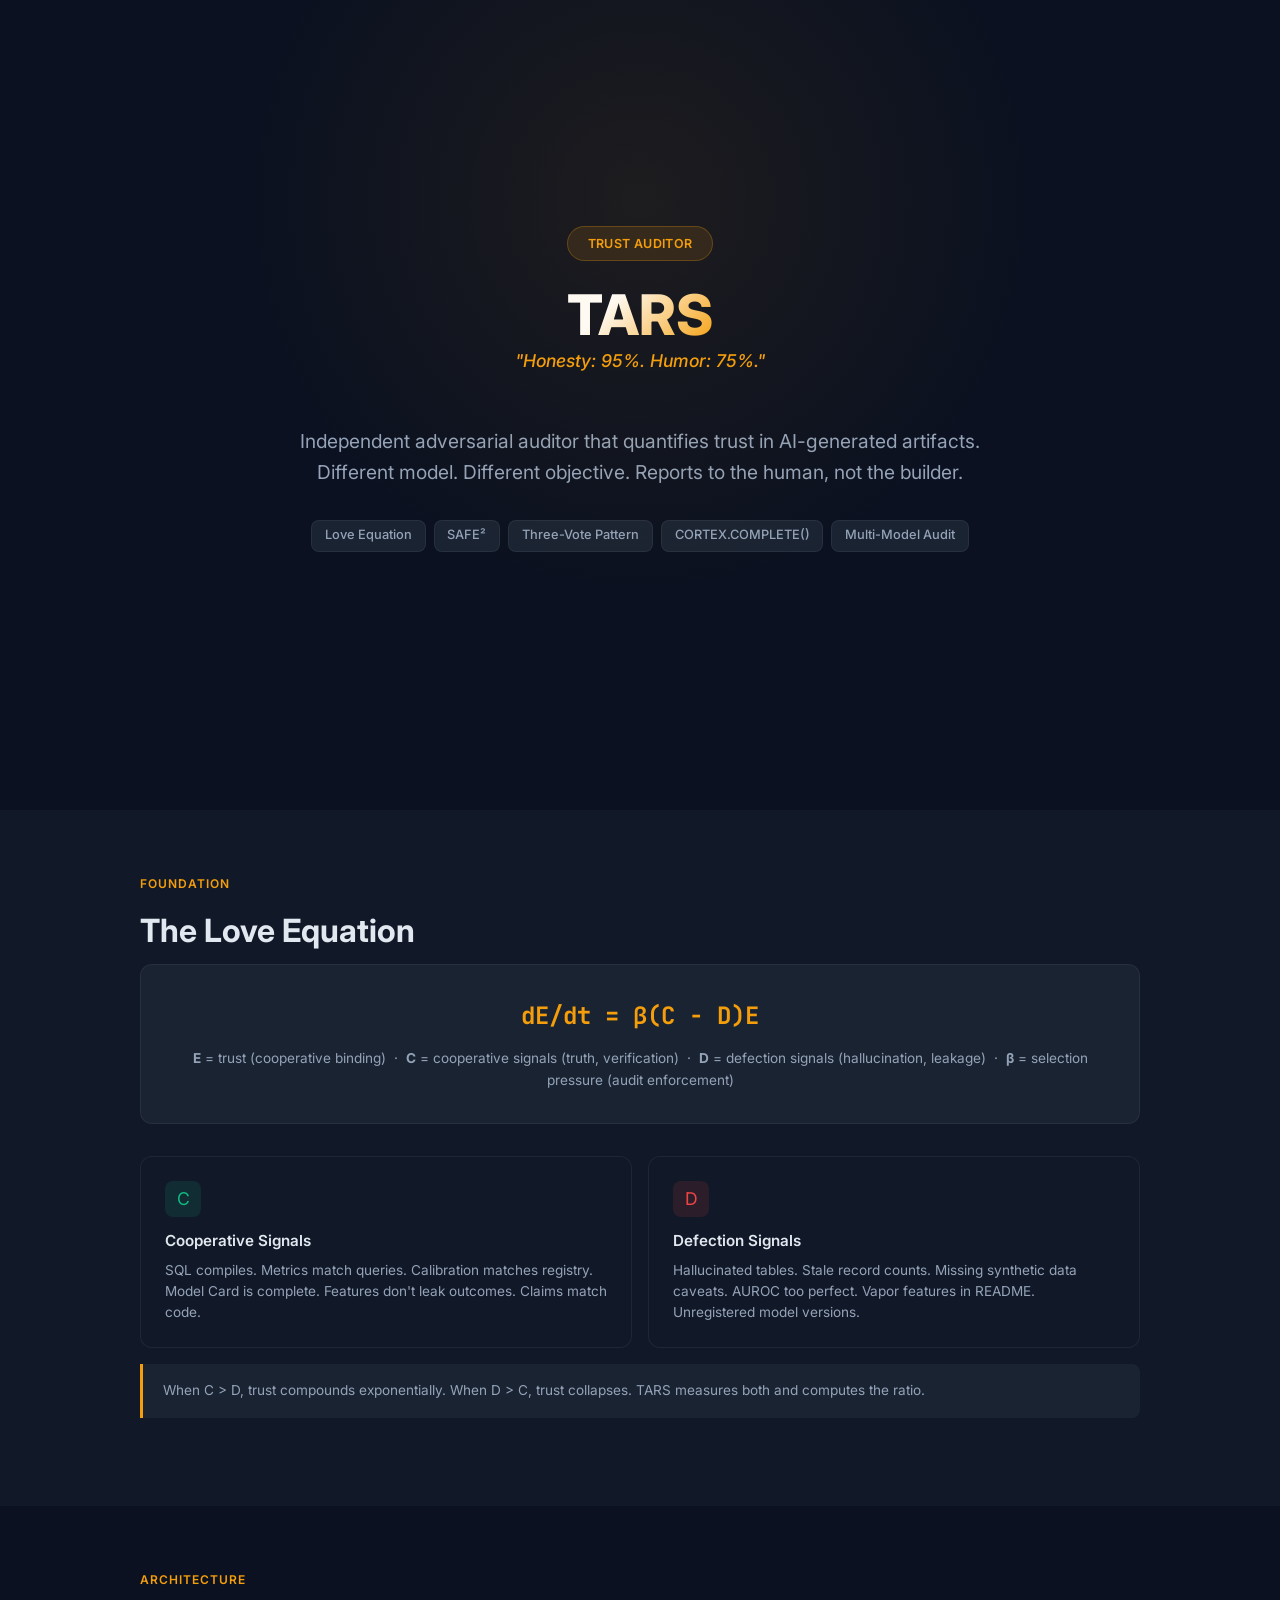
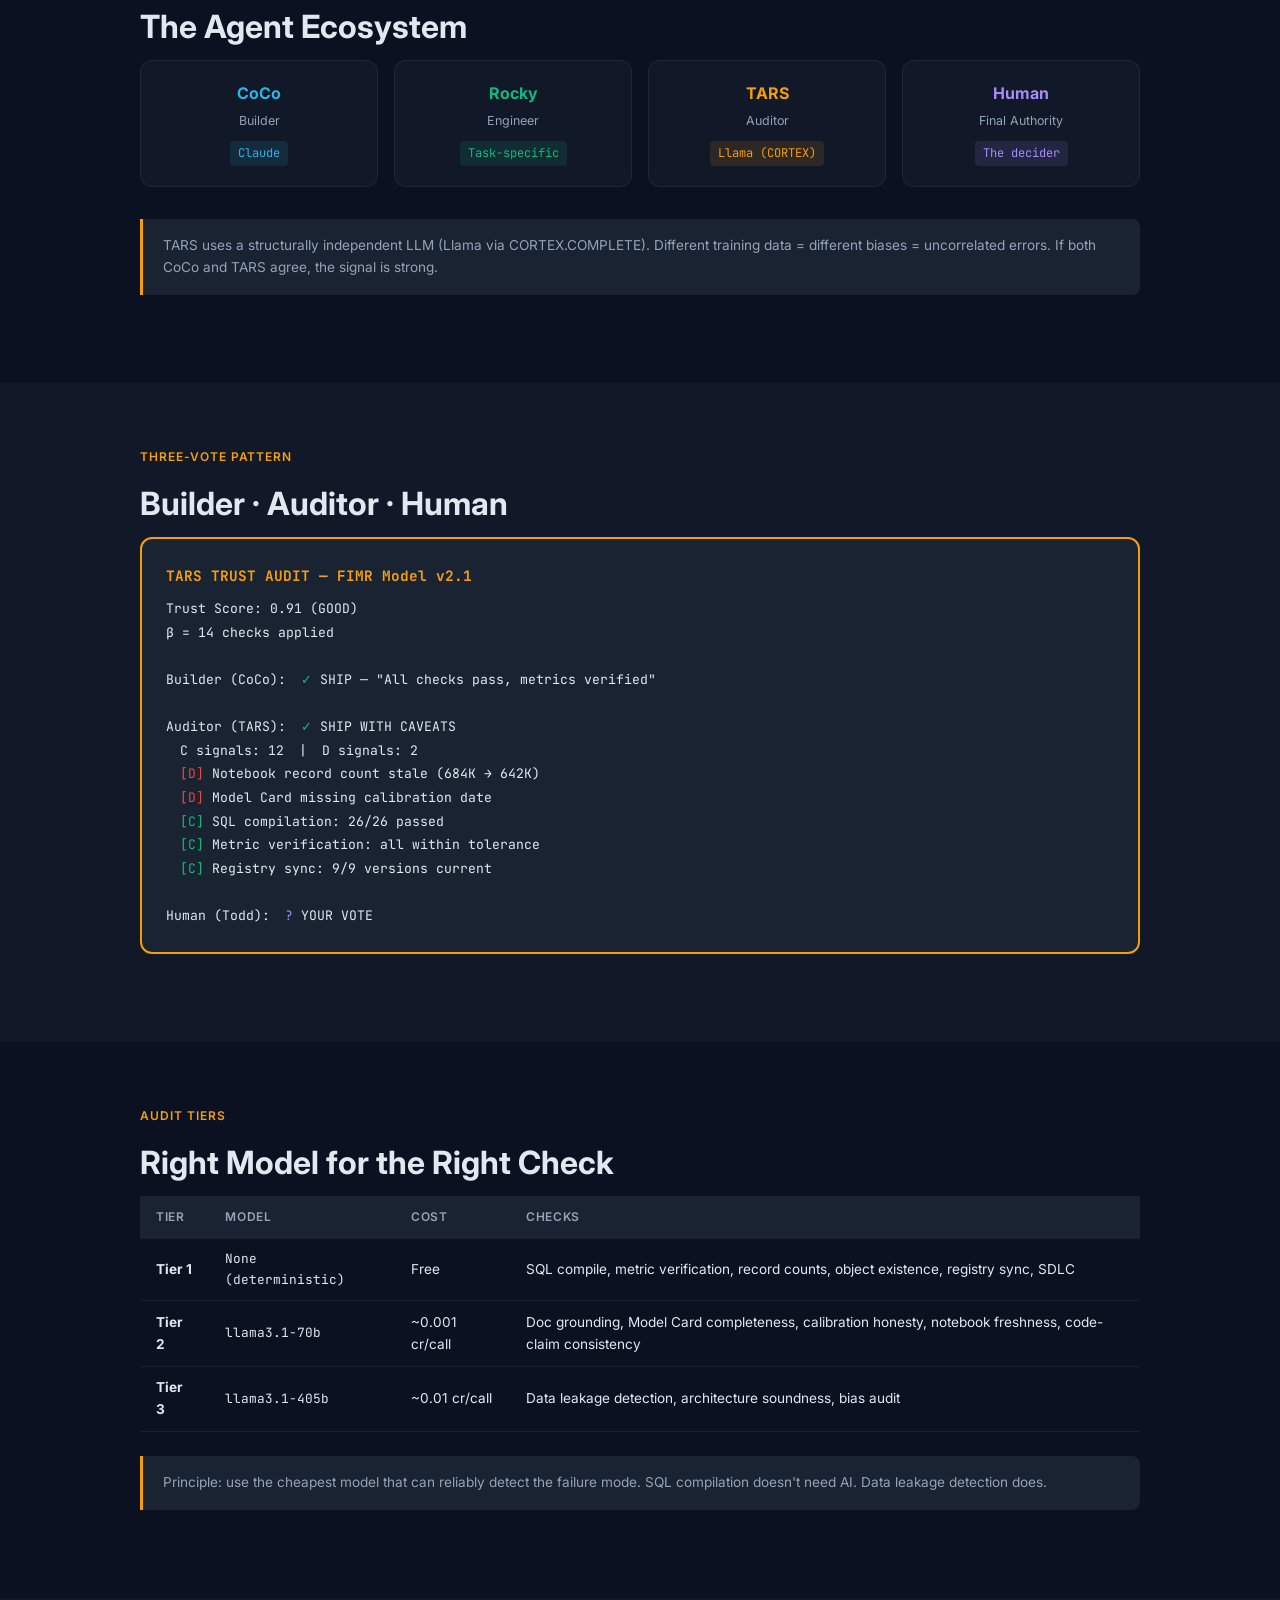
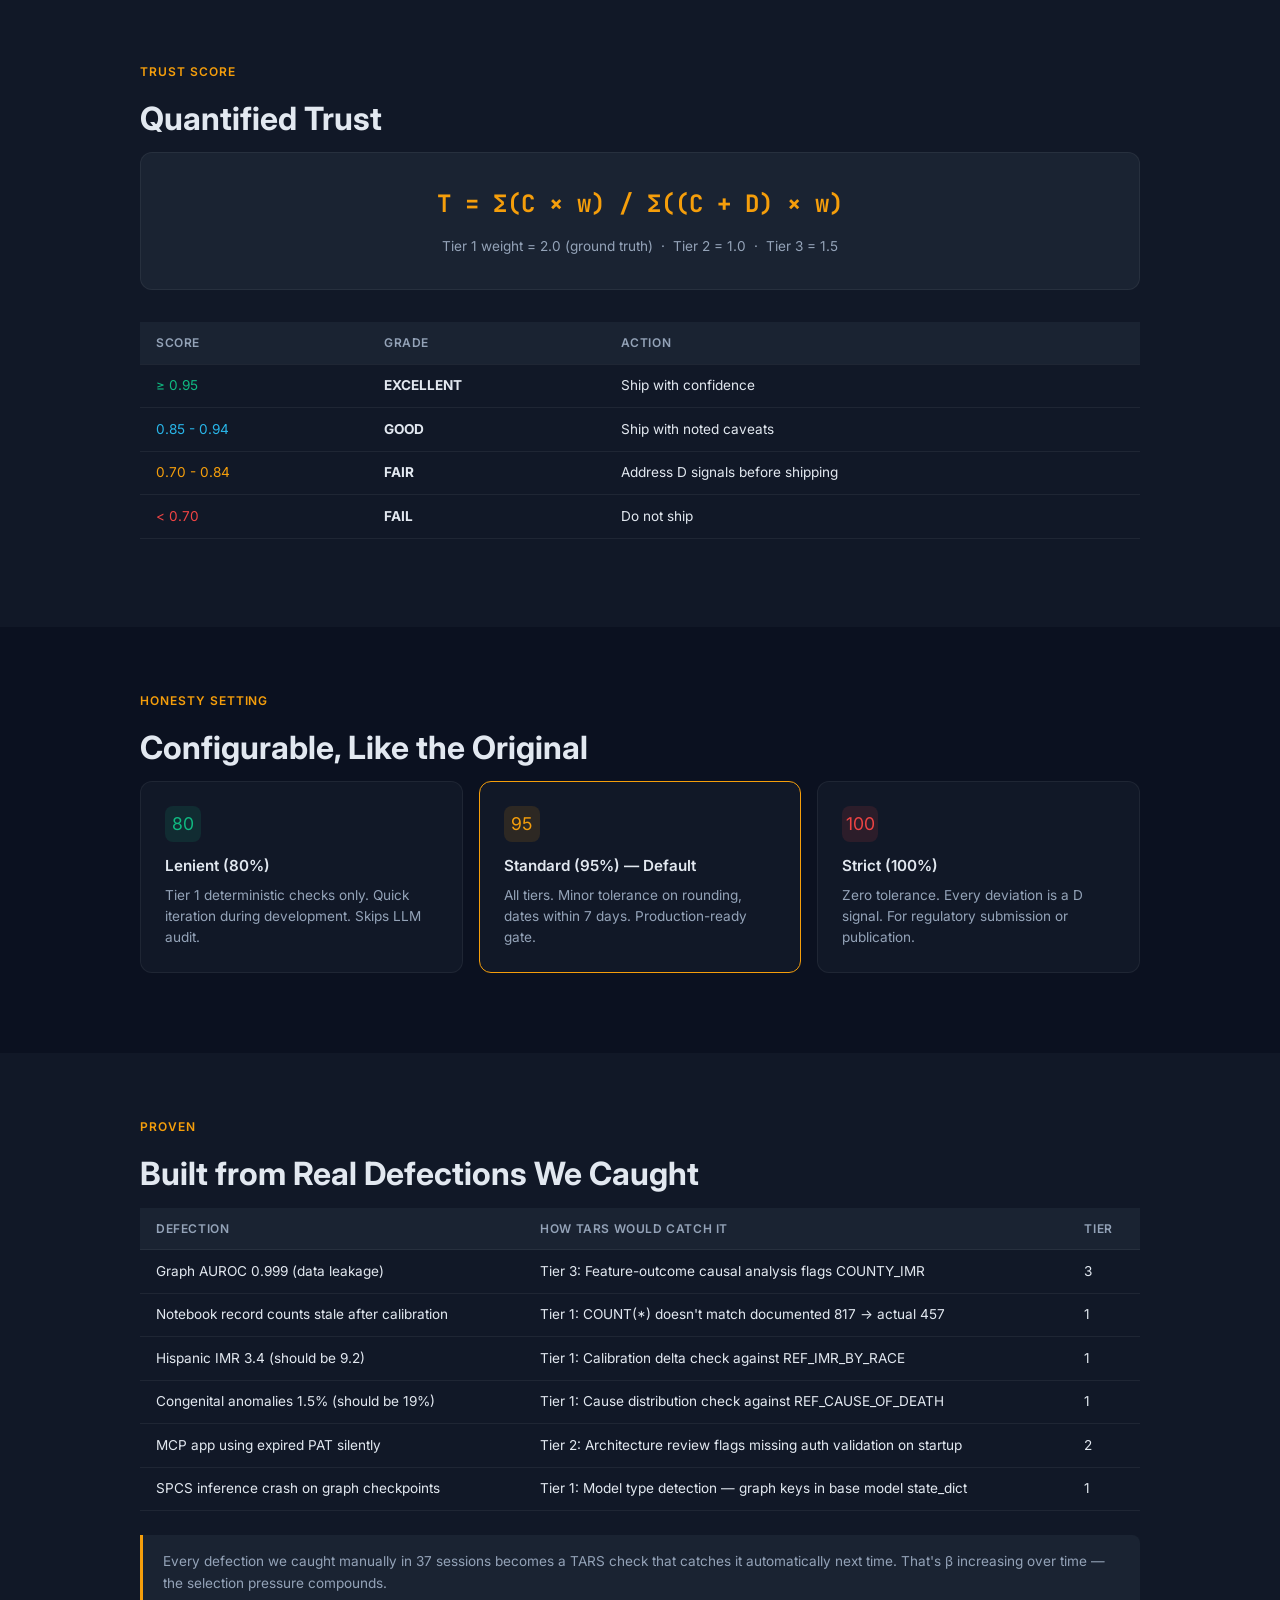
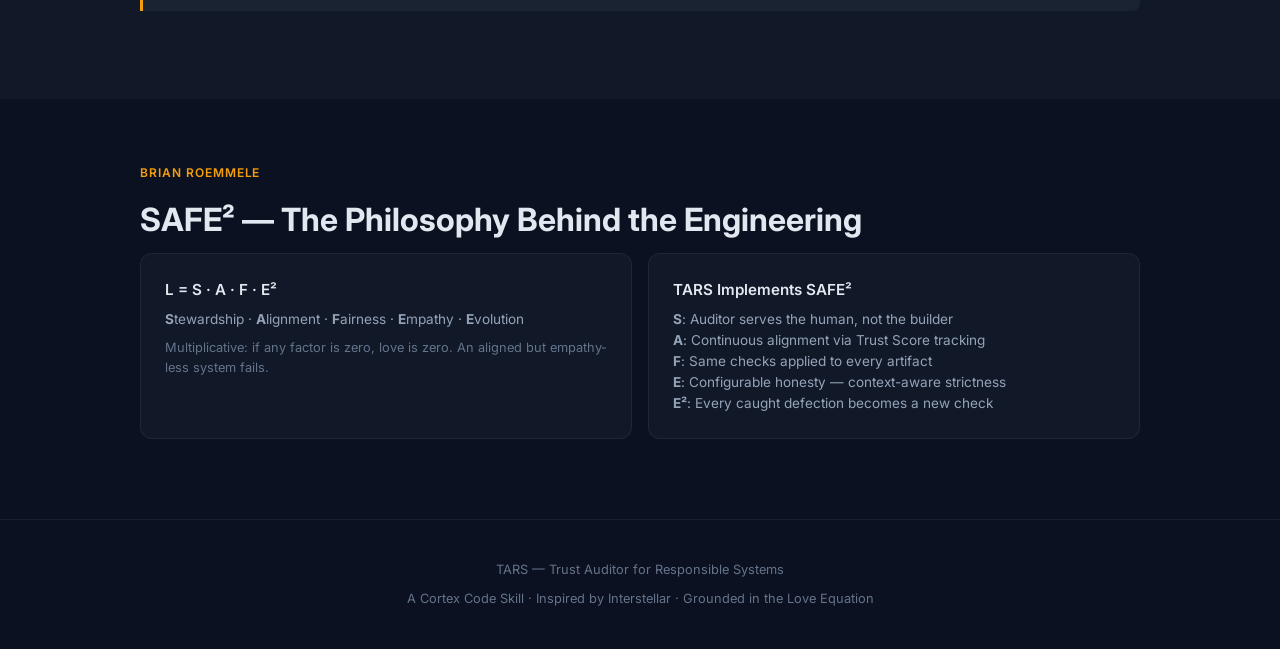
<file: skills/tars-trust-auditor/hero.html>
<!DOCTYPE html>
<html lang="en">
<head>
<meta charset="UTF-8">
<meta name="viewport" content="width=device-width, initial-scale=1.0">
<title>TARS — Trust Auditor for Responsible Systems</title>
<link href="https://fonts.googleapis.com/css2?family=Inter:wght@300;400;500;600;700;800&family=JetBrains+Mono:wght@400;500&display=swap" rel="stylesheet">
<style>
*,*::before,*::after{box-sizing:border-box;margin:0;padding:0}
:root{--bg:#0b1120;--bg2:#111827;--bg3:#1a2332;--text:#e2e8f0;--text2:#94a3b8;--text3:#64748b;--accent:#29B5E8;--green:#10b981;--purple:#a78bfa;--orange:#f59e0b;--red:#ef4444;--card-border:rgba(255,255,255,0.06);--radius:12px}
body{font-family:'Inter',system-ui,sans-serif;background:var(--bg);color:var(--text);line-height:1.6;overflow-x:hidden}

.hero{min-height:90vh;display:flex;flex-direction:column;align-items:center;justify-content:center;text-align:center;padding:4rem 2rem;position:relative}
.hero::before{content:'';position:absolute;top:-200px;left:50%;transform:translateX(-50%);width:800px;height:800px;background:radial-gradient(ellipse,rgba(245,158,11,0.08) 0%,transparent 70%);pointer-events:none}
.badge{display:inline-flex;align-items:center;gap:.5rem;background:rgba(245,158,11,0.12);border:1px solid rgba(245,158,11,0.25);border-radius:100px;padding:.4rem 1.2rem;font-size:.78rem;font-weight:600;color:var(--orange);margin-bottom:1.5rem;letter-spacing:.03em;text-transform:uppercase}
h1{font-size:clamp(2.2rem,5vw,3.5rem);font-weight:800;line-height:1.1;max-width:900px;background:linear-gradient(135deg,#fff 30%,var(--orange));-webkit-background-clip:text;-webkit-text-fill-color:transparent;background-clip:text}
.subtitle{font-size:clamp(1rem,2vw,1.2rem);color:var(--text2);max-width:700px;margin:1.2rem auto 2rem}
.quote{font-style:italic;color:var(--orange);font-size:1.1rem;margin-bottom:2rem;font-weight:500}
.tags{display:flex;flex-wrap:wrap;justify-content:center;gap:.5rem;margin-bottom:2rem}
.tags span{background:var(--bg3);border:1px solid var(--card-border);border-radius:8px;padding:.3rem .8rem;font-size:.8rem;font-weight:500;color:var(--text2)}

section{padding:4rem 2rem}
.inner{max-width:1000px;margin:0 auto}
.label{font-size:.75rem;font-weight:600;letter-spacing:.08em;text-transform:uppercase;color:var(--orange);margin-bottom:.75rem}
h2{font-size:clamp(1.5rem,3vw,2rem);font-weight:700;margin-bottom:.5rem}
.desc{color:var(--text2);max-width:640px;margin-bottom:2rem;font-size:.95rem}

.card{background:var(--bg2);border:1px solid var(--card-border);border-radius:var(--radius);padding:1.5rem;margin-bottom:1rem}
.card h3{font-size:.95rem;font-weight:600;margin-bottom:.4rem}
.card p{font-size:.85rem;color:var(--text2);line-height:1.55}

.grid2{display:grid;grid-template-columns:1fr 1fr;gap:1rem}
.grid3{display:grid;grid-template-columns:1fr 1fr 1fr;gap:1rem}
@media(max-width:768px){.grid2,.grid3{grid-template-columns:1fr}}

.icon{display:inline-flex;align-items:center;justify-content:center;width:36px;height:36px;border-radius:8px;margin-bottom:.75rem;font-size:1.1rem}
.icon-orange{background:rgba(245,158,11,0.12);color:var(--orange)}
.icon-green{background:rgba(16,185,129,0.12);color:var(--green)}
.icon-blue{background:rgba(41,181,232,0.12);color:var(--accent)}
.icon-purple{background:rgba(167,139,250,0.12);color:var(--purple)}
.icon-red{background:rgba(239,68,68,0.12);color:var(--red)}

table{width:100%;border-collapse:collapse;font-size:.85rem;margin-bottom:1.5rem}
thead{background:var(--bg3)}
th{padding:.7rem 1rem;text-align:left;font-weight:600;font-size:.75rem;text-transform:uppercase;letter-spacing:.05em;color:var(--text2);border-bottom:1px solid var(--card-border)}
td{padding:.65rem 1rem;border-bottom:1px solid var(--card-border);color:var(--text)}
tbody tr:hover{background:rgba(245,158,11,0.04)}
.mono{font-family:'JetBrains Mono',monospace;font-size:.8rem}

.equation{text-align:center;padding:2rem;background:var(--bg3);border-radius:var(--radius);border:1px solid var(--card-border);margin-bottom:2rem}
.equation .formula{font-family:'JetBrains Mono',monospace;font-size:1.5rem;color:var(--orange);font-weight:700;margin-bottom:.75rem}
.equation .explain{font-size:.85rem;color:var(--text2)}

.vote-box{background:var(--bg3);border:2px solid var(--orange);border-radius:var(--radius);padding:1.5rem;font-family:'JetBrains Mono',monospace;font-size:.82rem;line-height:1.8;margin-bottom:1.5rem}
.vote-box .header{color:var(--orange);font-weight:700;font-size:.9rem;margin-bottom:.5rem}

.note{padding:1rem 1.25rem;background:var(--bg3);border-left:3px solid var(--orange);border-radius:0 8px 8px 0;font-size:.85rem;color:var(--text2);margin-bottom:1.5rem}

.alt{background:var(--bg2)}

.agent-row{display:flex;gap:1rem;justify-content:center;flex-wrap:wrap;margin-bottom:2rem}
.agent-card{background:var(--bg2);border:1px solid var(--card-border);border-radius:var(--radius);padding:1.25rem;text-align:center;min-width:180px;flex:1;max-width:250px}
.agent-card .name{font-weight:700;font-size:1rem;margin-bottom:.25rem}
.agent-card .role{font-size:.78rem;color:var(--text2);margin-bottom:.5rem}
.agent-card .model{font-family:'JetBrains Mono',monospace;font-size:.75rem;padding:.2rem .5rem;border-radius:4px;display:inline-block}
.agent-coco .name{color:var(--accent)}
.agent-coco .model{background:rgba(41,181,232,0.12);color:var(--accent)}
.agent-rocky .name{color:var(--green)}
.agent-rocky .model{background:rgba(16,185,129,0.12);color:var(--green)}
.agent-tars .name{color:var(--orange)}
.agent-tars .model{background:rgba(245,158,11,0.12);color:var(--orange)}
.agent-human .name{color:var(--purple)}
.agent-human .model{background:rgba(167,139,250,0.12);color:var(--purple)}

footer{border-top:1px solid var(--card-border);padding:2.5rem 2rem;text-align:center}
footer p{font-size:.8rem;color:var(--text3)}
</style>
</head>
<body>

<section class="hero">
  <div class="badge">Trust Auditor</div>
  <h1>TARS</h1>
  <p class="quote">"Honesty: 95%. Humor: 75%."</p>
  <p class="subtitle">Independent adversarial auditor that quantifies trust in AI-generated artifacts. Different model. Different objective. Reports to the human, not the builder.</p>
  <div class="tags">
    <span>Love Equation</span>
    <span>SAFE&sup2;</span>
    <span>Three-Vote Pattern</span>
    <span>CORTEX.COMPLETE()</span>
    <span>Multi-Model Audit</span>
  </div>
</section>

<section class="alt">
  <div class="inner">
    <div class="label">Foundation</div>
    <h2>The Love Equation</h2>
    <div class="equation">
      <div class="formula">dE/dt = &beta;(C - D)E</div>
      <div class="explain">
        <strong>E</strong> = trust (cooperative binding) &nbsp;&middot;&nbsp;
        <strong>C</strong> = cooperative signals (truth, verification) &nbsp;&middot;&nbsp;
        <strong>D</strong> = defection signals (hallucination, leakage) &nbsp;&middot;&nbsp;
        <strong>&beta;</strong> = selection pressure (audit enforcement)
      </div>
    </div>
    <div class="grid2">
      <div class="card">
        <div class="icon icon-green">C</div>
        <h3>Cooperative Signals</h3>
        <p>SQL compiles. Metrics match queries. Calibration matches registry. Model Card is complete. Features don't leak outcomes. Claims match code.</p>
      </div>
      <div class="card">
        <div class="icon icon-red">D</div>
        <h3>Defection Signals</h3>
        <p>Hallucinated tables. Stale record counts. Missing synthetic data caveats. AUROC too perfect. Vapor features in README. Unregistered model versions.</p>
      </div>
    </div>
    <div class="note">When C &gt; D, trust compounds exponentially. When D &gt; C, trust collapses. TARS measures both and computes the ratio.</div>
  </div>
</section>

<section>
  <div class="inner">
    <div class="label">Architecture</div>
    <h2>The Agent Ecosystem</h2>
    <div class="agent-row">
      <div class="agent-card agent-coco">
        <div class="name">CoCo</div>
        <div class="role">Builder</div>
        <div class="model">Claude</div>
      </div>
      <div class="agent-card agent-rocky">
        <div class="name">Rocky</div>
        <div class="role">Engineer</div>
        <div class="model">Task-specific</div>
      </div>
      <div class="agent-card agent-tars">
        <div class="name">TARS</div>
        <div class="role">Auditor</div>
        <div class="model">Llama (CORTEX)</div>
      </div>
      <div class="agent-card agent-human">
        <div class="name">Human</div>
        <div class="role">Final Authority</div>
        <div class="model">The decider</div>
      </div>
    </div>
    <div class="note">TARS uses a structurally independent LLM (Llama via CORTEX.COMPLETE). Different training data = different biases = uncorrelated errors. If both CoCo and TARS agree, the signal is strong.</div>
  </div>
</section>

<section class="alt">
  <div class="inner">
    <div class="label">Three-Vote Pattern</div>
    <h2>Builder &middot; Auditor &middot; Human</h2>
    <div class="vote-box">
      <div class="header">TARS TRUST AUDIT &mdash; FIMR Model v2.1</div>
      Trust Score: 0.91 (GOOD)<br>
      &beta; = 14 checks applied<br><br>
      Builder (CoCo): &ensp;<span style="color:var(--green)">&check;</span> SHIP &mdash; "All checks pass, metrics verified"<br><br>
      Auditor (TARS): &ensp;<span style="color:var(--green)">&check;</span> SHIP WITH CAVEATS<br>
      &ensp;&ensp;C signals: 12 &ensp;|&ensp; D signals: 2<br>
      &ensp;&ensp;<span style="color:var(--red)">[D]</span> Notebook record count stale (684K &rarr; 642K)<br>
      &ensp;&ensp;<span style="color:var(--red)">[D]</span> Model Card missing calibration date<br>
      &ensp;&ensp;<span style="color:var(--green)">[C]</span> SQL compilation: 26/26 passed<br>
      &ensp;&ensp;<span style="color:var(--green)">[C]</span> Metric verification: all within tolerance<br>
      &ensp;&ensp;<span style="color:var(--green)">[C]</span> Registry sync: 9/9 versions current<br><br>
      Human (Todd): &ensp;<span style="color:var(--purple)">?</span> YOUR VOTE
    </div>
  </div>
</section>

<section>
  <div class="inner">
    <div class="label">Audit Tiers</div>
    <h2>Right Model for the Right Check</h2>
    <table>
      <thead><tr><th>Tier</th><th>Model</th><th>Cost</th><th>Checks</th></tr></thead>
      <tbody>
        <tr><td><strong>Tier 1</strong></td><td class="mono">None (deterministic)</td><td>Free</td><td>SQL compile, metric verification, record counts, object existence, registry sync, SDLC</td></tr>
        <tr><td><strong>Tier 2</strong></td><td class="mono">llama3.1-70b</td><td>~0.001 cr/call</td><td>Doc grounding, Model Card completeness, calibration honesty, notebook freshness, code-claim consistency</td></tr>
        <tr><td><strong>Tier 3</strong></td><td class="mono">llama3.1-405b</td><td>~0.01 cr/call</td><td>Data leakage detection, architecture soundness, bias audit</td></tr>
      </tbody>
    </table>
    <div class="note">Principle: use the cheapest model that can reliably detect the failure mode. SQL compilation doesn't need AI. Data leakage detection does.</div>
  </div>
</section>

<section class="alt">
  <div class="inner">
    <div class="label">Trust Score</div>
    <h2>Quantified Trust</h2>
    <div class="equation">
      <div class="formula">T = &Sigma;(C &times; w) / &Sigma;((C + D) &times; w)</div>
      <div class="explain">Tier 1 weight = 2.0 (ground truth) &nbsp;&middot;&nbsp; Tier 2 = 1.0 &nbsp;&middot;&nbsp; Tier 3 = 1.5</div>
    </div>
    <table>
      <thead><tr><th>Score</th><th>Grade</th><th>Action</th></tr></thead>
      <tbody>
        <tr><td style="color:var(--green)">&ge; 0.95</td><td><strong>EXCELLENT</strong></td><td>Ship with confidence</td></tr>
        <tr><td style="color:var(--accent)">0.85 - 0.94</td><td><strong>GOOD</strong></td><td>Ship with noted caveats</td></tr>
        <tr><td style="color:var(--orange)">0.70 - 0.84</td><td><strong>FAIR</strong></td><td>Address D signals before shipping</td></tr>
        <tr><td style="color:var(--red)">&lt; 0.70</td><td><strong>FAIL</strong></td><td>Do not ship</td></tr>
      </tbody>
    </table>
  </div>
</section>

<section>
  <div class="inner">
    <div class="label">Honesty Setting</div>
    <h2>Configurable, Like the Original</h2>
    <div class="grid3">
      <div class="card">
        <div class="icon icon-green">80</div>
        <h3>Lenient (80%)</h3>
        <p>Tier 1 deterministic checks only. Quick iteration during development. Skips LLM audit.</p>
      </div>
      <div class="card" style="border-color:var(--orange)">
        <div class="icon icon-orange">95</div>
        <h3>Standard (95%) &mdash; Default</h3>
        <p>All tiers. Minor tolerance on rounding, dates within 7 days. Production-ready gate.</p>
      </div>
      <div class="card">
        <div class="icon icon-red">100</div>
        <h3>Strict (100%)</h3>
        <p>Zero tolerance. Every deviation is a D signal. For regulatory submission or publication.</p>
      </div>
    </div>
  </div>
</section>

<section class="alt">
  <div class="inner">
    <div class="label">Proven</div>
    <h2>Built from Real Defections We Caught</h2>
    <table>
      <thead><tr><th>Defection</th><th>How TARS Would Catch It</th><th>Tier</th></tr></thead>
      <tbody>
        <tr><td>Graph AUROC 0.999 (data leakage)</td><td>Tier 3: Feature-outcome causal analysis flags COUNTY_IMR</td><td>3</td></tr>
        <tr><td>Notebook record counts stale after calibration</td><td>Tier 1: COUNT(*) doesn't match documented 817 &rarr; actual 457</td><td>1</td></tr>
        <tr><td>Hispanic IMR 3.4 (should be 9.2)</td><td>Tier 1: Calibration delta check against REF_IMR_BY_RACE</td><td>1</td></tr>
        <tr><td>Congenital anomalies 1.5% (should be 19%)</td><td>Tier 1: Cause distribution check against REF_CAUSE_OF_DEATH</td><td>1</td></tr>
        <tr><td>MCP app using expired PAT silently</td><td>Tier 2: Architecture review flags missing auth validation on startup</td><td>2</td></tr>
        <tr><td>SPCS inference crash on graph checkpoints</td><td>Tier 1: Model type detection — graph keys in base model state_dict</td><td>1</td></tr>
      </tbody>
    </table>
    <div class="note">Every defection we caught manually in 37 sessions becomes a TARS check that catches it automatically next time. That's &beta; increasing over time &mdash; the selection pressure compounds.</div>
  </div>
</section>

<section>
  <div class="inner">
    <div class="label">Brian Roemmele</div>
    <h2>SAFE&sup2; &mdash; The Philosophy Behind the Engineering</h2>
    <div class="grid2">
      <div class="card">
        <h3>L = S &middot; A &middot; F &middot; E&sup2;</h3>
        <p><strong>S</strong>tewardship &middot; <strong>A</strong>lignment &middot; <strong>F</strong>airness &middot; <strong>E</strong>mpathy &middot; <strong>E</strong>volution</p>
        <p style="margin-top:.5rem;font-size:.8rem;color:var(--text3)">Multiplicative: if any factor is zero, love is zero. An aligned but empathy-less system fails.</p>
      </div>
      <div class="card">
        <h3>TARS Implements SAFE&sup2;</h3>
        <p><strong>S</strong>: Auditor serves the human, not the builder<br>
        <strong>A</strong>: Continuous alignment via Trust Score tracking<br>
        <strong>F</strong>: Same checks applied to every artifact<br>
        <strong>E</strong>: Configurable honesty — context-aware strictness<br>
        <strong>E&sup2;</strong>: Every caught defection becomes a new check</p>
      </div>
    </div>
  </div>
</section>

<footer>
  <p>TARS — Trust Auditor for Responsible Systems</p>
  <p style="margin-top:.5rem">A Cortex Code Skill &middot; Inspired by Interstellar &middot; Grounded in the Love Equation</p>
</footer>

</body>
</html>
</file>
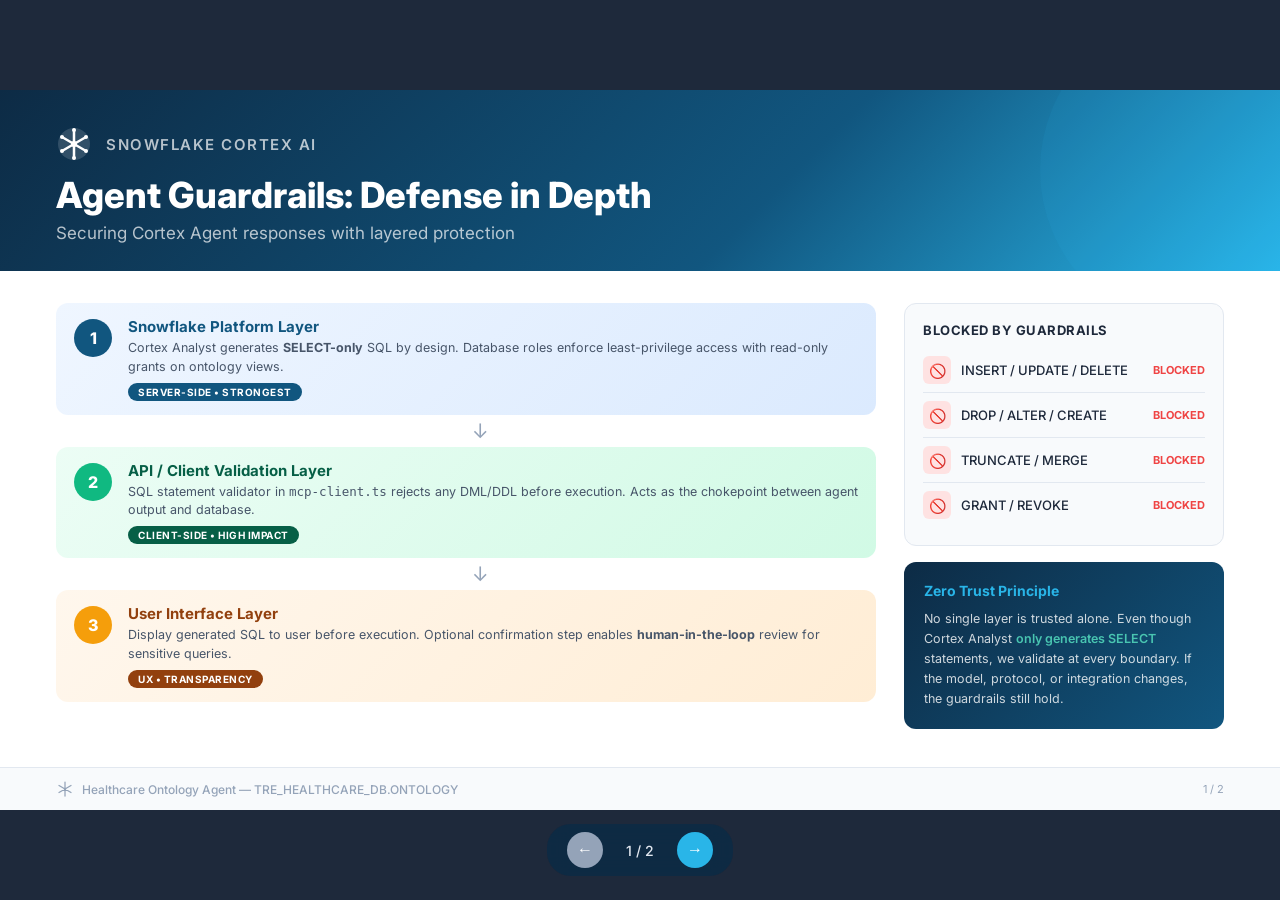
<file: skills/agent-guardrails/assets/guardrails-presentation.html>
<!DOCTYPE html>
<html lang="en">
<head>
<meta charset="UTF-8">
<meta name="viewport" content="width=device-width, initial-scale=1.0">
<title>Cortex Agent Guardrails - Defense in Depth</title>
<style>
  @import url('https://fonts.googleapis.com/css2?family=Inter:wght@300;400;500;600;700;800&display=swap');

  * { margin: 0; padding: 0; box-sizing: border-box; }

  :root {
    --sf-blue: #29B5E8;
    --sf-dark-blue: #11567F;
    --sf-navy: #0D2B45;
    --sf-light-blue: #E8F7FC;
    --sf-accent: #49C5B1;
    --sf-white: #FFFFFF;
    --sf-gray-50: #F8FAFC;
    --sf-gray-100: #F1F5F9;
    --sf-gray-200: #E2E8F0;
    --sf-gray-400: #94A3B8;
    --sf-gray-600: #475569;
    --sf-gray-800: #1E293B;
    --sf-red: #EF4444;
    --sf-amber: #F59E0B;
    --sf-green: #10B981;
  }

  body {
    font-family: 'Inter', -apple-system, BlinkMacSystemFont, sans-serif;
    background: var(--sf-gray-800);
    display: flex;
    justify-content: center;
    align-items: center;
    min-height: 100vh;
    overflow: hidden;
  }

  .slide-container {
    width: 1280px;
    height: 720px;
    position: relative;
    overflow: hidden;
  }

  .slide {
    width: 1280px;
    height: 720px;
    position: absolute;
    top: 0;
    left: 0;
    display: none;
    flex-direction: column;
    background: var(--sf-white);
    overflow: hidden;
  }

  .slide.active { display: flex; }

  /* Navigation */
  .nav {
    position: fixed;
    bottom: 24px;
    left: 50%;
    transform: translateX(-50%);
    display: flex;
    gap: 12px;
    align-items: center;
    z-index: 100;
    background: rgba(13, 43, 69, 0.9);
    padding: 8px 20px;
    border-radius: 24px;
    backdrop-filter: blur(10px);
  }

  .nav button {
    background: var(--sf-blue);
    color: white;
    border: none;
    width: 36px;
    height: 36px;
    border-radius: 50%;
    cursor: pointer;
    font-size: 16px;
    font-weight: 600;
    transition: all 0.2s;
    display: flex;
    align-items: center;
    justify-content: center;
  }

  .nav button:hover { background: var(--sf-dark-blue); transform: scale(1.1); }
  .nav button:disabled { background: var(--sf-gray-400); cursor: not-allowed; transform: none; }
  .nav .counter { color: var(--sf-gray-200); font-size: 14px; font-weight: 500; min-width: 50px; text-align: center; }

  /* ========== SLIDE 1 ========== */
  .s1-header {
    background: linear-gradient(135deg, var(--sf-navy) 0%, var(--sf-dark-blue) 60%, var(--sf-blue) 100%);
    padding: 36px 56px 28px;
    position: relative;
    overflow: hidden;
  }

  .s1-header::after {
    content: '';
    position: absolute;
    top: -80px;
    right: -80px;
    width: 320px;
    height: 320px;
    border-radius: 50%;
    background: rgba(41, 181, 232, 0.08);
  }

  .s1-header .logo-row {
    display: flex;
    align-items: center;
    gap: 14px;
    margin-bottom: 12px;
  }

  .s1-header .snowflake-icon {
    width: 36px;
    height: 36px;
  }

  .s1-header .logo-text {
    font-size: 15px;
    font-weight: 600;
    color: rgba(255,255,255,0.7);
    letter-spacing: 1.5px;
    text-transform: uppercase;
  }

  .s1-header h1 {
    font-size: 36px;
    font-weight: 800;
    color: var(--sf-white);
    line-height: 1.2;
    margin-bottom: 6px;
  }

  .s1-header .subtitle {
    font-size: 17px;
    font-weight: 400;
    color: rgba(255,255,255,0.7);
  }

  .s1-body {
    flex: 1;
    padding: 32px 56px;
    display: flex;
    gap: 28px;
  }

  /* Architecture diagram */
  .s1-diagram {
    flex: 1;
    display: flex;
    flex-direction: column;
    gap: 0;
    position: relative;
  }

  .layer {
    display: flex;
    align-items: stretch;
    gap: 16px;
    padding: 14px 18px;
    border-radius: 12px;
    position: relative;
    transition: transform 0.2s;
  }

  .layer-num {
    width: 38px;
    height: 38px;
    border-radius: 50%;
    display: flex;
    align-items: center;
    justify-content: center;
    font-size: 16px;
    font-weight: 800;
    color: white;
    flex-shrink: 0;
    margin-top: 2px;
  }

  .layer-content { flex: 1; }

  .layer-content h3 {
    font-size: 15px;
    font-weight: 700;
    margin-bottom: 3px;
  }

  .layer-content p {
    font-size: 12.5px;
    color: var(--sf-gray-600);
    line-height: 1.5;
  }

  .layer-badge {
    font-size: 10px;
    font-weight: 700;
    letter-spacing: 0.5px;
    padding: 3px 10px;
    border-radius: 10px;
    display: inline-block;
    margin-top: 6px;
    text-transform: uppercase;
  }

  .layer-1 { background: linear-gradient(135deg, #EFF6FF, #DBEAFE); }
  .layer-1 .layer-num { background: var(--sf-dark-blue); }
  .layer-1 h3 { color: var(--sf-dark-blue); }
  .layer-1 .layer-badge { background: var(--sf-dark-blue); color: white; }

  .layer-2 { background: linear-gradient(135deg, #ECFDF5, #D1FAE5); }
  .layer-2 .layer-num { background: var(--sf-green); }
  .layer-2 h3 { color: #065F46; }
  .layer-2 .layer-badge { background: #065F46; color: white; }

  .layer-3 { background: linear-gradient(135deg, #FFF7ED, #FFEDD5); }
  .layer-3 .layer-num { background: var(--sf-amber); }
  .layer-3 h3 { color: #92400E; }
  .layer-3 .layer-badge { background: #92400E; color: white; }

  .arrow-down {
    text-align: center;
    padding: 4px 0;
    color: var(--sf-gray-400);
    font-size: 20px;
    margin-left: 27px;
  }

  /* Right panel — key insight */
  .s1-insight {
    width: 320px;
    display: flex;
    flex-direction: column;
    gap: 16px;
  }

  .insight-card {
    background: var(--sf-gray-50);
    border: 1px solid var(--sf-gray-200);
    border-radius: 12px;
    padding: 18px;
  }

  .insight-card h4 {
    font-size: 13px;
    font-weight: 700;
    color: var(--sf-gray-800);
    margin-bottom: 10px;
    text-transform: uppercase;
    letter-spacing: 0.5px;
  }

  .threat-row {
    display: flex;
    align-items: center;
    gap: 10px;
    padding: 8px 0;
    border-bottom: 1px solid var(--sf-gray-200);
    font-size: 13px;
  }

  .threat-row:last-child { border-bottom: none; }

  .threat-icon {
    width: 28px;
    height: 28px;
    border-radius: 6px;
    display: flex;
    align-items: center;
    justify-content: center;
    font-size: 14px;
    flex-shrink: 0;
  }

  .threat-blocked .threat-icon { background: #FEE2E2; }
  .threat-blocked .threat-label { color: var(--sf-gray-800); font-weight: 500; }
  .threat-blocked .threat-status { color: var(--sf-red); font-weight: 700; font-size: 11px; margin-left: auto; }

  .principle-box {
    background: linear-gradient(135deg, var(--sf-navy), var(--sf-dark-blue));
    border-radius: 12px;
    padding: 20px;
    color: white;
  }

  .principle-box h4 {
    font-size: 14px;
    font-weight: 700;
    margin-bottom: 10px;
    color: var(--sf-blue);
  }

  .principle-box p {
    font-size: 12.5px;
    line-height: 1.6;
    color: rgba(255,255,255,0.8);
  }

  .principle-box .highlight {
    color: var(--sf-accent);
    font-weight: 600;
  }

  /* ========== SLIDE 2 ========== */
  .s2-header {
    background: linear-gradient(135deg, var(--sf-navy) 0%, var(--sf-dark-blue) 100%);
    padding: 28px 56px 20px;
    display: flex;
    align-items: center;
    justify-content: space-between;
  }

  .s2-header h1 {
    font-size: 28px;
    font-weight: 800;
    color: var(--sf-white);
  }

  .s2-header .page-badge {
    font-size: 12px;
    font-weight: 600;
    color: rgba(255,255,255,0.5);
    letter-spacing: 1px;
    text-transform: uppercase;
  }

  .s2-body {
    flex: 1;
    padding: 28px 56px;
    display: flex;
    gap: 32px;
  }

  .s2-col {
    flex: 1;
    display: flex;
    flex-direction: column;
    gap: 16px;
  }

  .impl-card {
    border-radius: 12px;
    padding: 20px;
    flex: 1;
    display: flex;
    flex-direction: column;
  }

  .impl-card .card-header {
    display: flex;
    align-items: center;
    gap: 10px;
    margin-bottom: 14px;
  }

  .impl-card .card-icon {
    width: 32px;
    height: 32px;
    border-radius: 8px;
    display: flex;
    align-items: center;
    justify-content: center;
    font-size: 16px;
  }

  .impl-card .card-header h3 {
    font-size: 15px;
    font-weight: 700;
  }

  .impl-card .card-header .card-tag {
    margin-left: auto;
    font-size: 10px;
    font-weight: 700;
    padding: 3px 10px;
    border-radius: 10px;
    text-transform: uppercase;
    letter-spacing: 0.5px;
  }

  .code-block {
    background: var(--sf-gray-800);
    border-radius: 8px;
    padding: 14px 16px;
    font-family: 'SF Mono', 'Fira Code', 'Consolas', monospace;
    font-size: 11.5px;
    line-height: 1.65;
    color: #E2E8F0;
    overflow: hidden;
    flex: 1;
  }

  .code-block .kw { color: #93C5FD; }
  .code-block .fn { color: #67E8F9; }
  .code-block .str { color: #86EFAC; }
  .code-block .cm { color: #64748B; }
  .code-block .op { color: #FCD34D; }
  .code-block .var { color: #C4B5FD; }
  .code-block .regex { color: #FCA5A5; }

  .card-snowflake {
    background: linear-gradient(135deg, #EFF6FF, #DBEAFE);
    border: 1px solid #BFDBFE;
  }
  .card-snowflake .card-icon { background: var(--sf-dark-blue); color: white; }
  .card-snowflake h3 { color: var(--sf-dark-blue); }
  .card-snowflake .card-tag { background: var(--sf-dark-blue); color: white; }

  .card-api {
    background: linear-gradient(135deg, #ECFDF5, #D1FAE5);
    border: 1px solid #A7F3D0;
  }
  .card-api .card-icon { background: #065F46; color: white; }
  .card-api h3 { color: #065F46; }
  .card-api .card-tag { background: #065F46; color: white; }

  .card-ui {
    background: linear-gradient(135deg, #FFF7ED, #FFEDD5);
    border: 1px solid #FED7AA;
  }
  .card-ui .card-icon { background: #92400E; color: white; }
  .card-ui h3 { color: #92400E; }
  .card-ui .card-tag { background: #92400E; color: white; }

  .impl-note {
    font-size: 12px;
    color: var(--sf-gray-600);
    line-height: 1.5;
    margin-top: 10px;
  }

  /* Footer */
  .slide-footer {
    padding: 12px 56px;
    display: flex;
    align-items: center;
    justify-content: space-between;
    border-top: 1px solid var(--sf-gray-200);
    background: var(--sf-gray-50);
  }

  .slide-footer .footer-left {
    display: flex;
    align-items: center;
    gap: 8px;
    font-size: 12px;
    color: var(--sf-gray-400);
    font-weight: 500;
  }

  .slide-footer .footer-right {
    font-size: 11px;
    color: var(--sf-gray-400);
  }

  .mini-snowflake {
    width: 18px;
    height: 18px;
  }
</style>
</head>
<body>

<div class="slide-container">
  <!-- ========== SLIDE 1: Architecture Overview ========== -->
  <div class="slide active" id="slide1">
    <div class="s1-header">
      <div class="logo-row">
        <svg class="snowflake-icon" viewBox="0 0 36 36" fill="none" xmlns="http://www.w3.org/2000/svg">
          <circle cx="18" cy="18" r="16" fill="rgba(255,255,255,0.15)"/>
          <path d="M18 4v28M6 11l24 14M6 25l24-14" stroke="white" stroke-width="2.5" stroke-linecap="round"/>
          <circle cx="18" cy="4" r="2" fill="white"/><circle cx="18" cy="32" r="2" fill="white"/>
          <circle cx="6" cy="11" r="2" fill="white"/><circle cx="30" cy="25" r="2" fill="white"/>
          <circle cx="6" cy="25" r="2" fill="white"/><circle cx="30" cy="11" r="2" fill="white"/>
          <circle cx="18" cy="18" r="3" fill="white"/>
        </svg>
        <span class="logo-text">Snowflake Cortex AI</span>
      </div>
      <h1>Agent Guardrails: Defense in Depth</h1>
      <div class="subtitle">Securing Cortex Agent responses with layered protection</div>
    </div>

    <div class="s1-body">
      <div class="s1-diagram">
        <div class="layer layer-1">
          <div class="layer-num">1</div>
          <div class="layer-content">
            <h3>Snowflake Platform Layer</h3>
            <p>Cortex Analyst generates <b>SELECT-only</b> SQL by design. Database roles enforce least-privilege access with read-only grants on ontology views.</p>
            <span class="layer-badge">Server-Side &bull; Strongest</span>
          </div>
        </div>
        <div class="arrow-down">&#8595;</div>
        <div class="layer layer-2">
          <div class="layer-num">2</div>
          <div class="layer-content">
            <h3>API / Client Validation Layer</h3>
            <p>SQL statement validator in <code>mcp-client.ts</code> rejects any DML/DDL before execution. Acts as the chokepoint between agent output and database.</p>
            <span class="layer-badge">Client-Side &bull; High Impact</span>
          </div>
        </div>
        <div class="arrow-down">&#8595;</div>
        <div class="layer layer-3">
          <div class="layer-num">3</div>
          <div class="layer-content">
            <h3>User Interface Layer</h3>
            <p>Display generated SQL to user before execution. Optional confirmation step enables <b>human-in-the-loop</b> review for sensitive queries.</p>
            <span class="layer-badge">UX &bull; Transparency</span>
          </div>
        </div>
      </div>

      <div class="s1-insight">
        <div class="insight-card">
          <h4>Blocked by Guardrails</h4>
          <div class="threat-row threat-blocked">
            <div class="threat-icon">&#128683;</div>
            <span class="threat-label">INSERT / UPDATE / DELETE</span>
            <span class="threat-status">BLOCKED</span>
          </div>
          <div class="threat-row threat-blocked">
            <div class="threat-icon">&#128683;</div>
            <span class="threat-label">DROP / ALTER / CREATE</span>
            <span class="threat-status">BLOCKED</span>
          </div>
          <div class="threat-row threat-blocked">
            <div class="threat-icon">&#128683;</div>
            <span class="threat-label">TRUNCATE / MERGE</span>
            <span class="threat-status">BLOCKED</span>
          </div>
          <div class="threat-row threat-blocked">
            <div class="threat-icon">&#128683;</div>
            <span class="threat-label">GRANT / REVOKE</span>
            <span class="threat-status">BLOCKED</span>
          </div>
        </div>

        <div class="principle-box">
          <h4>Zero Trust Principle</h4>
          <p>No single layer is trusted alone. Even though Cortex Analyst <span class="highlight">only generates SELECT</span> statements, we validate at every boundary. If the model, protocol, or integration changes, the guardrails still hold.</p>
        </div>
      </div>
    </div>

    <div class="slide-footer">
      <div class="footer-left">
        <svg class="mini-snowflake" viewBox="0 0 36 36" fill="none"><path d="M18 4v28M6 11l24 14M6 25l24-14" stroke="#94A3B8" stroke-width="2.5" stroke-linecap="round"/><circle cx="18" cy="18" r="2.5" fill="#94A3B8"/></svg>
        Healthcare Ontology Agent &mdash; TRE_HEALTHCARE_DB.ONTOLOGY
      </div>
      <div class="footer-right">1 / 2</div>
    </div>
  </div>

  <!-- ========== SLIDE 2: Implementation Detail ========== -->
  <div class="slide" id="slide2">
    <div class="s2-header">
      <h1>Implementation: Where &amp; How</h1>
      <span class="page-badge">Technical Detail</span>
    </div>

    <div class="s2-body">
      <div class="s2-col">
        <div class="impl-card card-snowflake">
          <div class="card-header">
            <div class="card-icon">&#10052;</div>
            <h3>Snowflake Grants</h3>
            <span class="card-tag">Layer 1</span>
          </div>
          <div class="code-block">
<span class="cm">-- Read-only role for the agent</span>
<span class="kw">CREATE ROLE</span> <span class="var">ontology_reader</span>;

<span class="kw">GRANT</span> <span class="str">USAGE</span> <span class="kw">ON</span> DATABASE
  TRE_HEALTHCARE_DB <span class="kw">TO ROLE</span> <span class="var">ontology_reader</span>;

<span class="kw">GRANT</span> <span class="str">SELECT</span> <span class="kw">ON ALL VIEWS IN SCHEMA</span>
  TRE_HEALTHCARE_DB.ONTOLOGY
  <span class="kw">TO ROLE</span> <span class="var">ontology_reader</span>;

<span class="cm">-- No INSERT, UPDATE, DELETE, DDL</span>
          </div>
          <div class="impl-note">Enforced by Snowflake regardless of SQL content. The agent's service role can never modify data.</div>
        </div>
      </div>

      <div class="s2-col">
        <div class="impl-card card-api" style="flex: 1.2;">
          <div class="card-header">
            <div class="card-icon">&#9899;</div>
            <h3>SQL Validator &mdash; mcp-client.ts</h3>
            <span class="card-tag">Layer 2</span>
          </div>
          <div class="code-block">
<span class="kw">function</span> <span class="fn">validateSQL</span>(sql: <span class="var">string</span>): <span class="var">boolean</span> {
  <span class="kw">const</span> <span class="var">blocked</span> <span class="op">=</span> <span class="regex">/\b(INSERT|UPDATE|DELETE</span>
    <span class="regex">|DROP|ALTER|CREATE|TRUNCATE</span>
    <span class="regex">|MERGE|GRANT|REVOKE|COPY</span>
    <span class="regex">|PUT|REMOVE)\b/i</span>;

  <span class="kw">if</span> (<span class="var">blocked</span>.<span class="fn">test</span>(sql)) {
    console.<span class="fn">error</span>(<span class="str">'Blocked:'</span>, sql);
    <span class="kw">return false</span>;
  }
  <span class="kw">return true</span>;
}
          </div>
          <div class="impl-note">Runs before <code>executeSQL()</code> &mdash; the single chokepoint between agent and database. Rejects anything that isn't a read operation.</div>
        </div>

        <div class="impl-card card-ui" style="flex: 0.8;">
          <div class="card-header">
            <div class="card-icon">&#128065;</div>
            <h3>User Confirmation</h3>
            <span class="card-tag">Layer 3</span>
          </div>
          <div class="code-block">
<span class="cm">// Show SQL before executing</span>
<span class="kw">const</span> <span class="var">approved</span> <span class="op">=</span> <span class="kw">await</span> <span class="fn">showSQLPreview</span>(sql);

<span class="kw">if</span> (<span class="var">approved</span> <span class="op">&&</span> <span class="fn">validateSQL</span>(sql)) {
  <span class="kw">const</span> <span class="var">data</span> <span class="op">=</span> <span class="kw">await</span> client.<span class="fn">executeSQL</span>(sql);
}
          </div>
          <div class="impl-note">Human-in-the-loop. User sees the SQL and decides whether to run it. Ideal for sensitive datasets.</div>
        </div>
      </div>
    </div>

    <div class="slide-footer">
      <div class="footer-left">
        <svg class="mini-snowflake" viewBox="0 0 36 36" fill="none"><path d="M18 4v28M6 11l24 14M6 25l24-14" stroke="#94A3B8" stroke-width="2.5" stroke-linecap="round"/><circle cx="18" cy="18" r="2.5" fill="#94A3B8"/></svg>
        Healthcare Ontology Agent &mdash; TRE_HEALTHCARE_DB.ONTOLOGY
      </div>
      <div class="footer-right">2 / 2</div>
    </div>
  </div>
</div>

<!-- Navigation -->
<div class="nav">
  <button id="prevBtn" onclick="changeSlide(-1)" disabled>&#8592;</button>
  <span class="counter" id="slideCounter">1 / 2</span>
  <button id="nextBtn" onclick="changeSlide(1)">&#8594;</button>
</div>

<script>
  let current = 0;
  const slides = document.querySelectorAll('.slide');
  const total = slides.length;

  function changeSlide(dir) {
    slides[current].classList.remove('active');
    current = Math.max(0, Math.min(total - 1, current + dir));
    slides[current].classList.add('active');
    document.getElementById('slideCounter').textContent = `${current + 1} / ${total}`;
    document.getElementById('prevBtn').disabled = current === 0;
    document.getElementById('nextBtn').disabled = current === total - 1;
  }

  document.addEventListener('keydown', (e) => {
    if (e.key === 'ArrowRight' || e.key === ' ') changeSlide(1);
    if (e.key === 'ArrowLeft') changeSlide(-1);
  });
</script>
</body>
</html>
</file>
